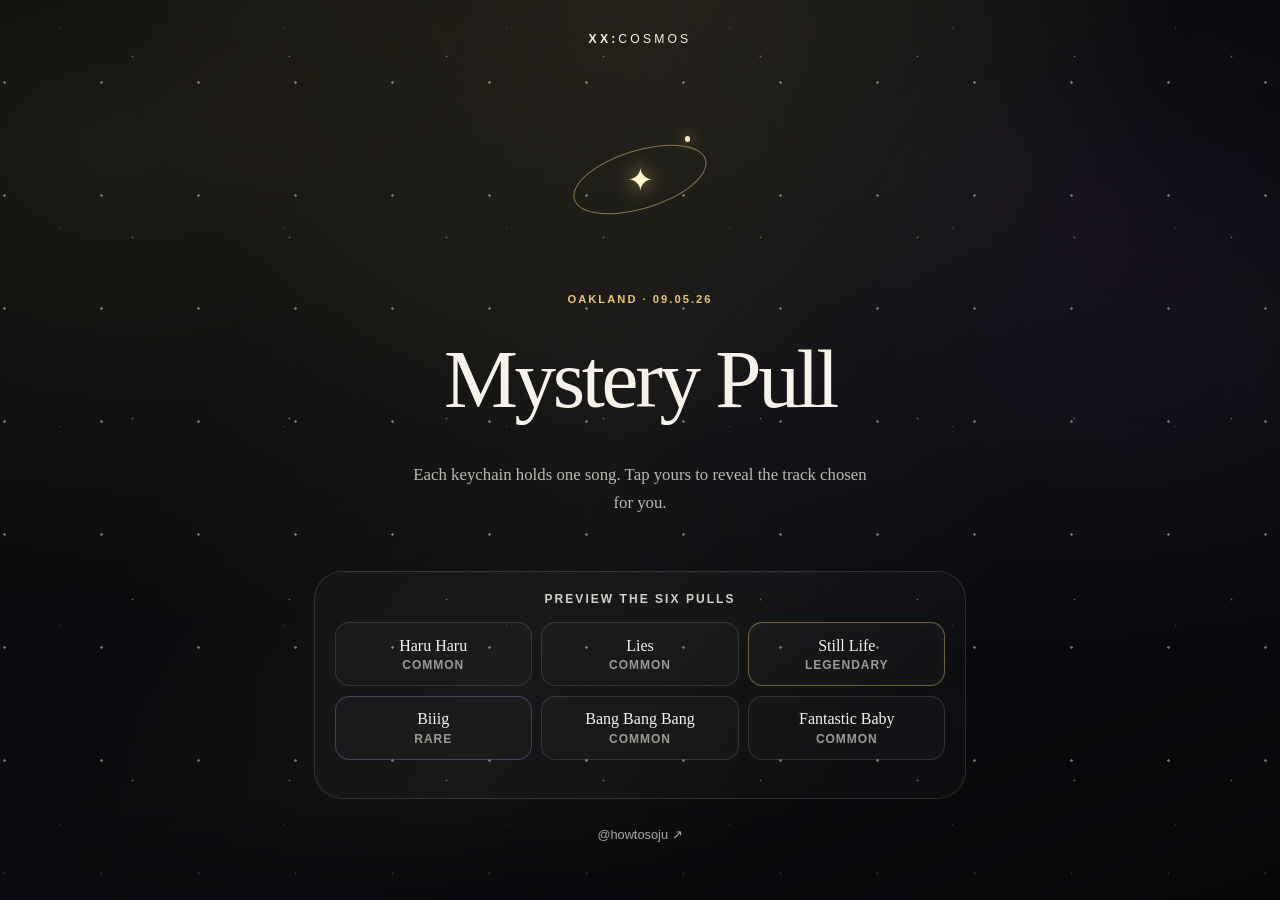
<file: index.html>
<!doctype html>
<html lang="en">
  <head>
    <meta charset="UTF-8">
    <meta name="viewport" content="width=device-width, initial-scale=1">
    <meta name="theme-color" content="#08090b">
    <meta name="description" content="A little XX:COSMOS Tour mystery pull, made from one VIP to another.">
    <title>BIGBANG Mystery Pull · XX:COSMOS Oakland</title>
    <link rel="stylesheet" href="./assets/css/styles.css">
  </head>
  <body class="home-page">
    <div class="ambient" aria-hidden="true"><span></span><span></span><span></span><span></span><span></span><span></span><span></span><span></span><span></span></div>
    <main class="home-shell">
      <p class="tour-mark" aria-label="XX:COSMOS">XX:<span>COSMOS</span></p>
      <div class="home-orbit" aria-hidden="true"><span></span></div>
      <p class="eyebrow">OAKLAND · 09.05.26</p>
      <h1>Mystery Pull</h1>
      <p class="home-intro">Each keychain holds one song. Tap yours to reveal the track chosen for you.</p>
      <section class="route-preview" aria-labelledby="preview-title">
        <h2 id="preview-title">Preview the six pulls</h2>
        <div class="route-grid">
          <a href="./haru-haru/">Haru Haru <small>Common</small></a>
          <a href="./lies/">Lies <small>Common</small></a>
          <a class="legendary-link" href="./still-life/">Still Life <small>Legendary</small></a>
          <a class="rare-link" href="./biiig/">Biiig <small>Rare</small></a>
          <a href="./bang-bang-bang/">Bang Bang Bang <small>Common</small></a>
          <a href="./fantastic-baby/">Fantastic Baby <small>Common</small></a>
        </div>
      </section>
      <a class="home-instagram" href="https://www.instagram.com/howtosoju" target="_blank" rel="noopener noreferrer">@howtosoju <span aria-hidden="true">↗</span></a>
    </main>
  </body>
</html>
</file>
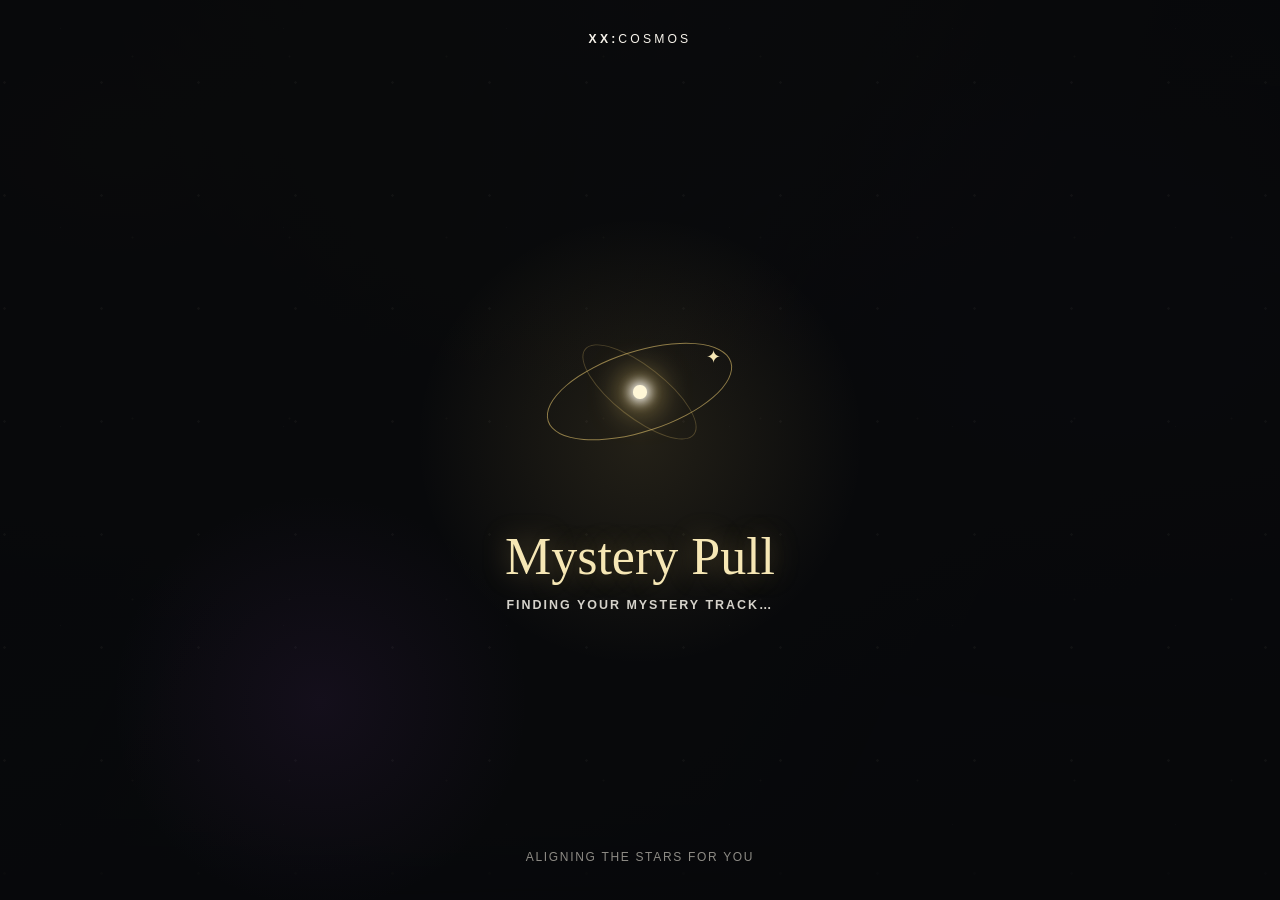
<file: bang-bang-bang/index.html>
<!doctype html>
<html lang="en">
  <head>
    <meta charset="UTF-8"><meta name="viewport" content="width=device-width, initial-scale=1"><meta name="theme-color" content="#08090b">
    <meta name="description" content="Reveal your Bang Bang Bang mystery pull for BIGBANG's XX:COSMOS Tour in Oakland.">
    <title>Bang Bang Bang · BIGBANG Mystery Pull</title><link rel="stylesheet" href="../assets/css/styles.css">
  </head>
  <body data-song="bang-bang-bang"><noscript>Please enable JavaScript to reveal your mystery pull.</noscript><script type="module" src="../assets/js/app.js"></script></body>
</html>
</file>
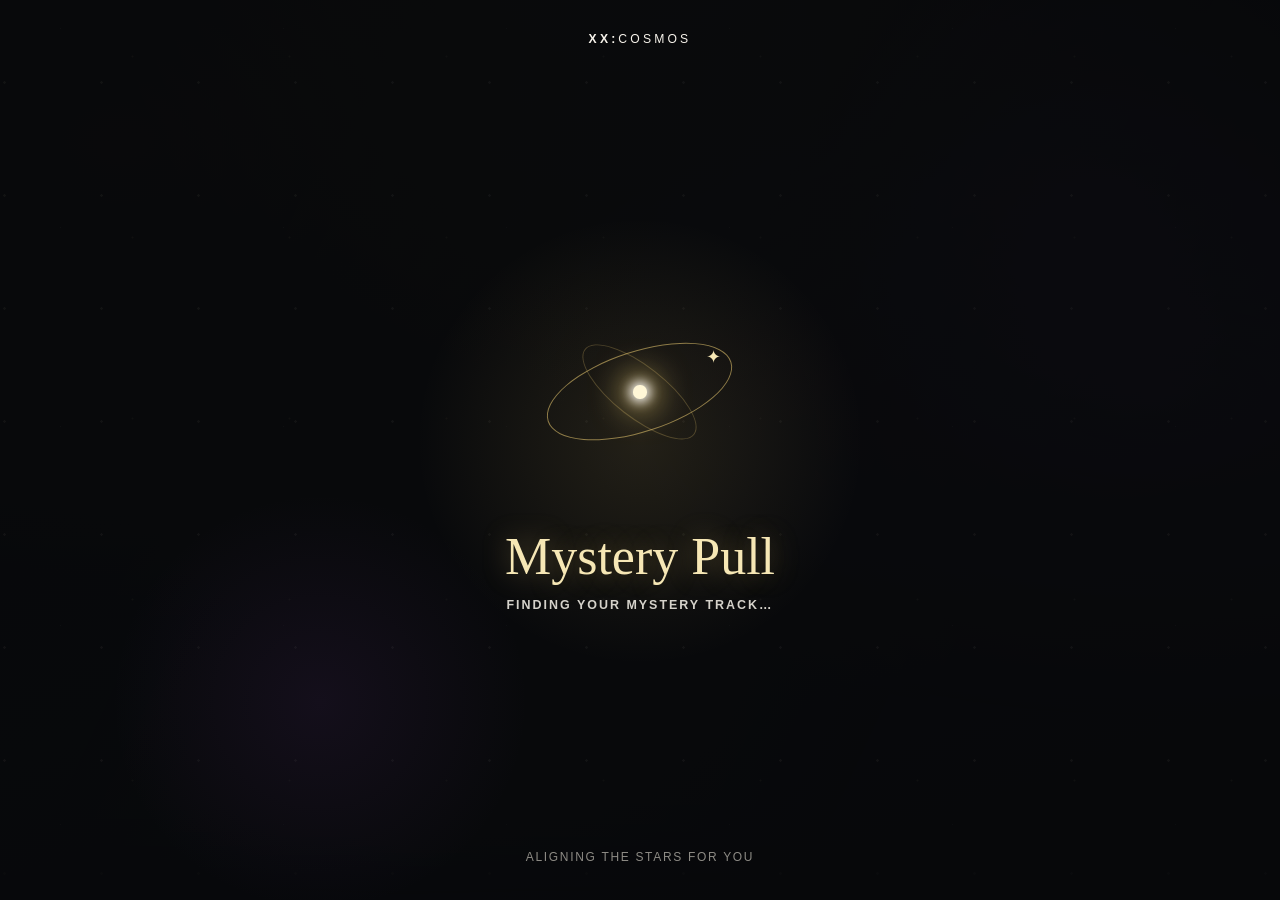
<file: biiig/index.html>
<!doctype html>
<html lang="en">
  <head>
    <meta charset="UTF-8"><meta name="viewport" content="width=device-width, initial-scale=1"><meta name="theme-color" content="#08090b">
    <meta name="description" content="Reveal your Biiig mystery pull for BIGBANG's XX:COSMOS Tour in Oakland.">
    <title>Biiig · BIGBANG Mystery Pull</title><link rel="stylesheet" href="../assets/css/styles.css">
  </head>
  <body data-song="biiig"><noscript>Please enable JavaScript to reveal your mystery pull.</noscript><script type="module" src="../assets/js/app.js"></script></body>
</html>
</file>
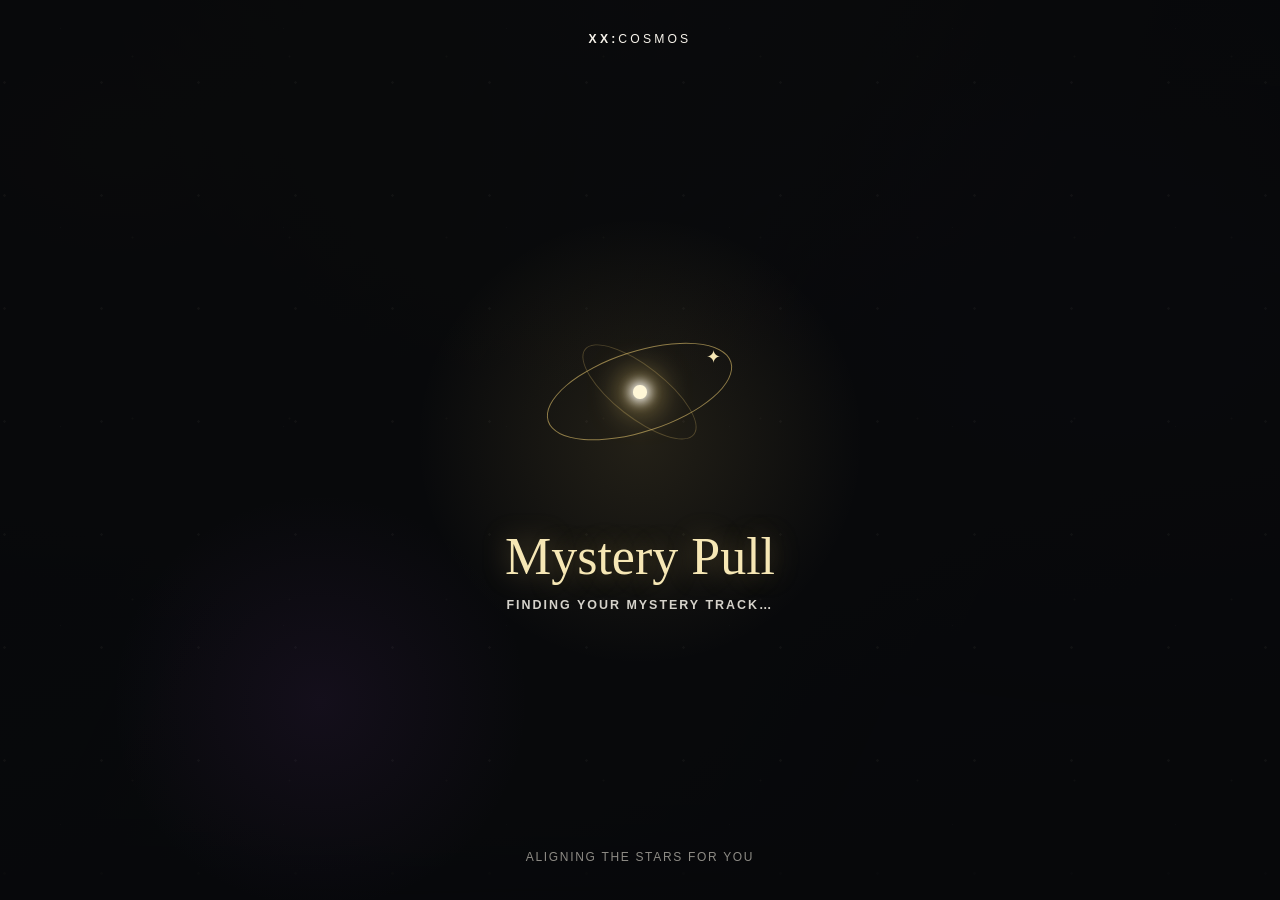
<file: fantastic-baby/index.html>
<!doctype html>
<html lang="en">
  <head>
    <meta charset="UTF-8"><meta name="viewport" content="width=device-width, initial-scale=1"><meta name="theme-color" content="#08090b">
    <meta name="description" content="Reveal your Fantastic Baby mystery pull for BIGBANG's XX:COSMOS Tour in Oakland.">
    <title>Fantastic Baby · BIGBANG Mystery Pull</title><link rel="stylesheet" href="../assets/css/styles.css">
  </head>
  <body data-song="fantastic-baby"><noscript>Please enable JavaScript to reveal your mystery pull.</noscript><script type="module" src="../assets/js/app.js"></script></body>
</html>
</file>
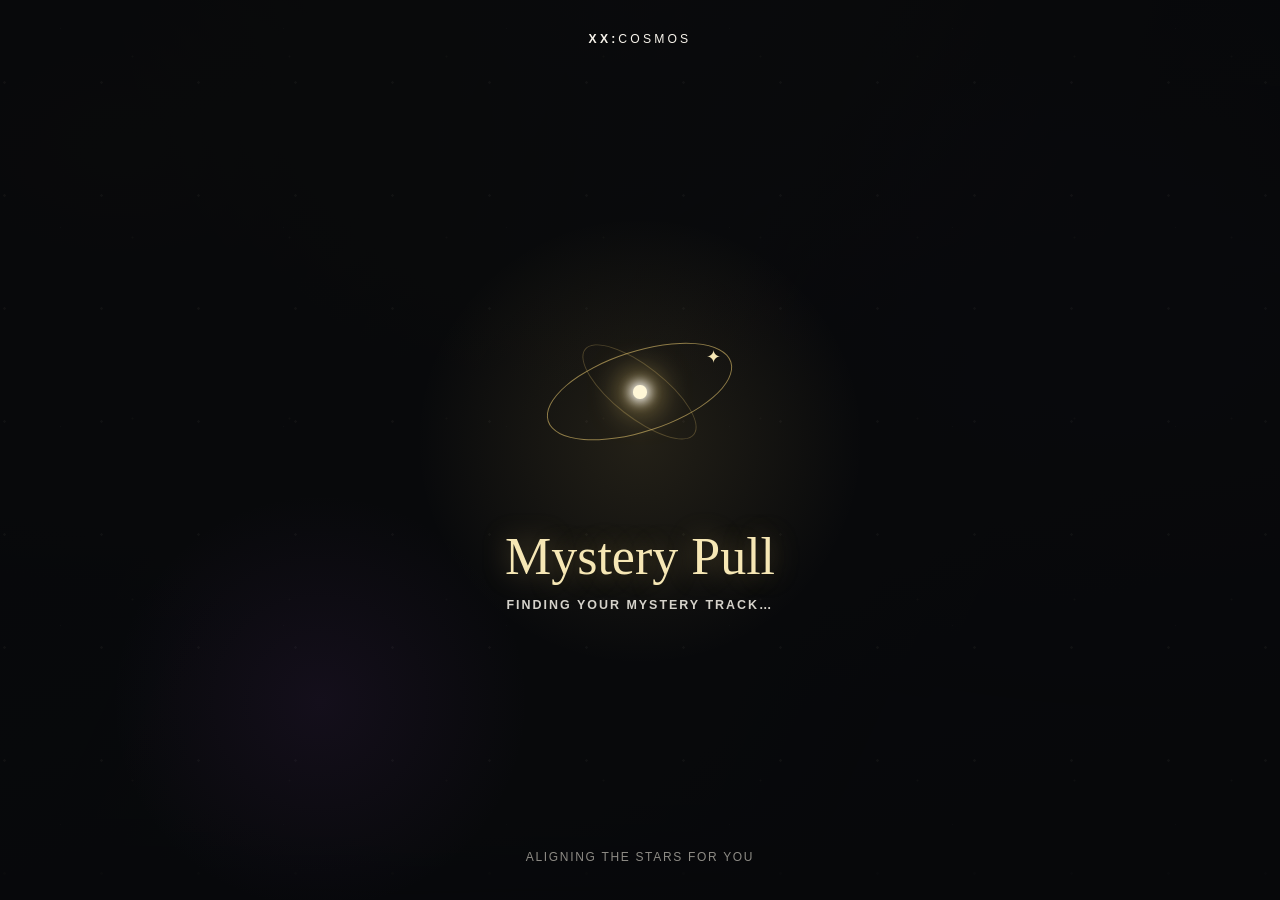
<file: haru-haru/index.html>
<!doctype html>
<html lang="en">
  <head>
    <meta charset="UTF-8"><meta name="viewport" content="width=device-width, initial-scale=1"><meta name="theme-color" content="#08090b">
    <meta name="description" content="Reveal your Haru Haru mystery pull for BIGBANG's XX:COSMOS Tour in Oakland.">
    <title>Haru Haru · BIGBANG Mystery Pull</title><link rel="stylesheet" href="../assets/css/styles.css">
  </head>
  <body data-song="haru-haru"><noscript>Please enable JavaScript to reveal your mystery pull.</noscript><script type="module" src="../assets/js/app.js"></script></body>
</html>
</file>
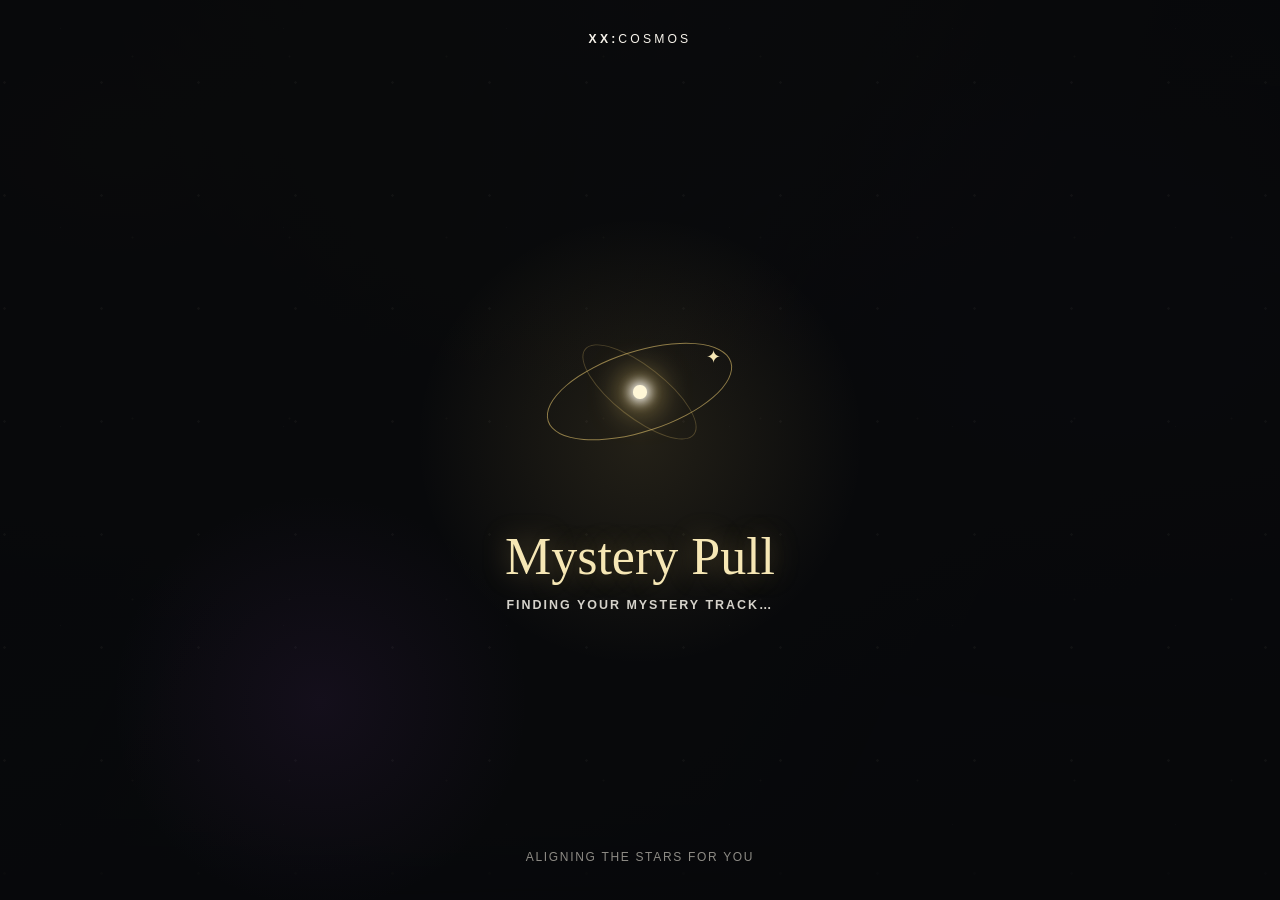
<file: lies/index.html>
<!doctype html>
<html lang="en">
  <head>
    <meta charset="UTF-8"><meta name="viewport" content="width=device-width, initial-scale=1"><meta name="theme-color" content="#08090b">
    <meta name="description" content="Reveal your Lies mystery pull for BIGBANG's XX:COSMOS Tour in Oakland.">
    <title>Lies · BIGBANG Mystery Pull</title><link rel="stylesheet" href="../assets/css/styles.css">
  </head>
  <body data-song="lies"><noscript>Please enable JavaScript to reveal your mystery pull.</noscript><script type="module" src="../assets/js/app.js"></script></body>
</html>
</file>
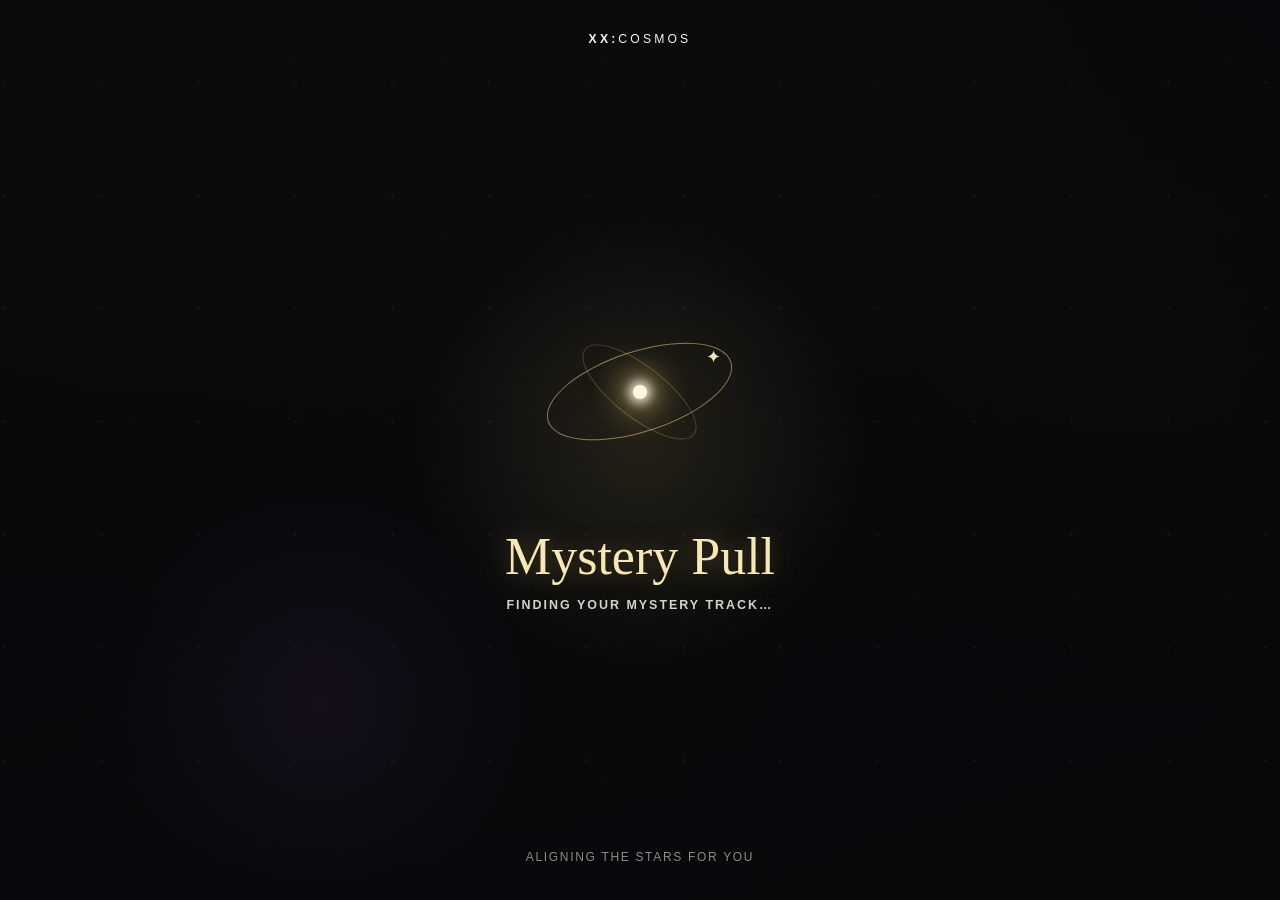
<file: still-life/index.html>
<!doctype html>
<html lang="en">
  <head>
    <meta charset="UTF-8"><meta name="viewport" content="width=device-width, initial-scale=1"><meta name="theme-color" content="#08090b">
    <meta name="description" content="Reveal your Still Life mystery pull for BIGBANG's XX:COSMOS Tour in Oakland.">
    <title>Still Life · BIGBANG Mystery Pull</title><link rel="stylesheet" href="../assets/css/styles.css">
  </head>
  <body data-song="still-life"><noscript>Please enable JavaScript to reveal your mystery pull.</noscript><script type="module" src="../assets/js/app.js"></script></body>
</html>
</file>
<file: assets/css/styles.css>
:root {
  color-scheme: dark;
  --ink: #08090b;
  --paper: #f7f3eb;
  --gold: #e6c66f;
  --gold-pale: #f6e7b5;
  --song-accent: var(--gold);
  --cosmic-haze-primary: rgba(230, 198, 111, 0.1);
  --cosmic-haze-secondary: rgba(91, 53, 127, 0.1);
  --cosmic-sparkle: #f6e7b5;
  --star-opacity: 0.48;
  --line: rgba(255, 255, 255, 0.12);
  --radius-lg: 1.75rem;
  --radius-md: 1.05rem;
  font-family: Inter, ui-sans-serif, -apple-system, BlinkMacSystemFont, "Segoe UI", sans-serif;
  background: var(--ink);
}

* { box-sizing: border-box; }
html { min-width: 320px; background: var(--ink); scroll-behavior: smooth; }

body {
  margin: 0;
  min-width: 320px;
  min-height: 100vh;
  min-height: 100svh;
  color: var(--paper);
  background:
    radial-gradient(circle at 50% -10%, var(--cosmic-haze-primary), transparent 34rem),
    radial-gradient(circle at 86% 24%, var(--cosmic-haze-secondary), transparent 18rem),
    linear-gradient(160deg, #08090b 0%, #0c0d10 56%, #07080a 100%);
  overflow-x: hidden;
}

body[data-rarity="rare"] {
  --cosmic-haze-primary: rgba(230, 198, 111, 0.09);
  --cosmic-haze-secondary: rgba(142, 86, 190, 0.18);
  --cosmic-sparkle: #ddc3ff;
  --star-opacity: 0.56;
}

body[data-rarity="legendary"] {
  --cosmic-haze-primary: rgba(244, 202, 97, 0.17);
  --cosmic-haze-secondary: rgba(167, 114, 26, 0.12);
  --cosmic-sparkle: #fff0b6;
  --star-opacity: 0.64;
}

button, a { -webkit-tap-highlight-color: transparent; }
button { font: inherit; }
a { color: inherit; }
[hidden] { display: none !important; }

.sr-only {
  position: absolute;
  width: 1px;
  height: 1px;
  padding: 0;
  margin: -1px;
  overflow: hidden;
  clip: rect(0, 0, 0, 0);
  white-space: nowrap;
  border: 0;
}

.ambient {
  position: fixed;
  inset: 0;
  z-index: 0;
  overflow: hidden;
  pointer-events: none;
  contain: strict;
  mask-image: linear-gradient(to bottom, #000 0%, #000 88%, transparent 100%);
}

.ambient::before,
.ambient::after {
  content: "";
  position: absolute;
  inset: -12%;
  pointer-events: none;
  will-change: transform, opacity;
}

.ambient::before {
  background-image:
    radial-gradient(circle, rgba(255, 249, 226, 0.92) 0 1px, transparent 1.5px),
    radial-gradient(circle, rgba(246, 231, 181, 0.74) 0 0.75px, transparent 1.2px),
    radial-gradient(circle, rgba(255, 255, 255, 0.55) 0 0.55px, transparent 1px);
  background-position: 13px 21px, 51px 74px, 103px 37px;
  background-size: 97px 113px, 157px 181px, 223px 199px;
  opacity: var(--star-opacity);
  animation: starfield-drift 72s linear infinite, starfield-pulse 11s ease-in-out infinite;
}

.ambient::after {
  inset: -28%;
  background:
    radial-gradient(ellipse at 24% 28%, var(--cosmic-haze-primary), transparent 34%),
    radial-gradient(ellipse at 76% 46%, var(--cosmic-haze-secondary), transparent 31%),
    linear-gradient(115deg, transparent 32%, rgba(246, 231, 181, 0.045) 49%, transparent 66%);
  opacity: 0.86;
  animation: cosmic-haze 24s ease-in-out infinite alternate;
}

.ambient span {
  position: absolute;
  width: var(--spark-size, 0.24rem);
  aspect-ratio: 1;
  border-radius: 45%;
  background: var(--cosmic-sparkle);
  box-shadow: 0 0 0.7rem 0.16rem color-mix(in srgb, var(--cosmic-sparkle) 66%, transparent);
  opacity: 0;
  transform: rotate(45deg);
  will-change: transform, opacity;
  animation: sparkle-drift var(--spark-duration, 9s) ease-in-out var(--spark-delay, 0s) infinite;
}

.ambient span:nth-child(1) { top: 10%; left: 13%; --spark-size: 0.2rem; --spark-duration: 9.5s; --spark-delay: -2s; }
.ambient span:nth-child(2) { top: 22%; right: 9%; --spark-size: 0.3rem; --spark-duration: 12s; --spark-delay: -7s; }
.ambient span:nth-child(3) { top: 38%; left: 7%; --spark-size: 0.18rem; --spark-duration: 10.5s; --spark-delay: -4s; }
.ambient span:nth-child(4) { top: 51%; right: 13%; --spark-size: 0.22rem; --spark-duration: 13s; --spark-delay: -9s; }
.ambient span:nth-child(5) { top: 67%; left: 16%; --spark-size: 0.28rem; --spark-duration: 11s; --spark-delay: -5.5s; }
.ambient span:nth-child(6) { top: 82%; right: 8%; --spark-size: 0.17rem; --spark-duration: 12.5s; --spark-delay: -1s; }
.ambient span:nth-child(7) { top: 31%; left: 28%; --spark-size: 0.16rem; --spark-duration: 14s; --spark-delay: -8s; }
.ambient span:nth-child(8) { top: 59%; right: 27%; --spark-size: 0.34rem; --spark-duration: 13.5s; --spark-delay: -3s; }
.ambient span:nth-child(9) { top: 74%; left: 39%; --spark-size: 0.21rem; --spark-duration: 10s; --spark-delay: -6s; }

[data-rarity="common"] .ambient span:nth-child(n+7) { display: none; }
[data-rarity="rare"] .ambient span:nth-child(9) { display: none; }
[data-rarity="rare"] .ambient span:nth-child(even) { background: #cba2f4; }
[data-rarity="legendary"] .ambient span:nth-child(8),
[data-rarity="legendary"] .ambient span:nth-child(9) { box-shadow: 0 0 1rem 0.26rem rgba(244, 202, 97, 0.72); }

.tour-mark {
  margin: 0;
  font-size: 0.76rem;
  font-weight: 600;
  letter-spacing: 0.26em;
  text-align: center;
  text-transform: uppercase;
}

.tour-mark span { font-weight: 400; }

.loading-screen {
  position: fixed;
  inset: 0;
  z-index: 20;
  display: grid;
  align-content: center;
  justify-items: center;
  min-height: 100svh;
  padding: 2rem;
  text-align: center;
  background:
    radial-gradient(circle at 50% 49%, rgba(230, 198, 111, 0.12), transparent 14rem),
    radial-gradient(circle at 25% 78%, rgba(106, 56, 143, 0.12), transparent 13rem),
    rgba(8, 9, 11, 0.92);
  transition: opacity 700ms ease, visibility 700ms ease;
}

.loading-screen.is-leaving { opacity: 0; visibility: hidden; }
.loading-screen .tour-mark { position: absolute; top: max(2rem, env(safe-area-inset-top)); }
.loading-copy { margin-top: 2rem; }

.loading-kicker {
  margin: 0 0 0.8rem;
  color: var(--gold-pale);
  font-family: Georgia, "Times New Roman", serif;
  font-size: clamp(1.9rem, 9vw, 3.25rem);
  font-weight: 400;
  line-height: 1.1;
  text-shadow: 0 0 1.75rem rgba(230, 198, 111, 0.36);
}

.loading-status {
  margin: 0;
  color: #d5d2ca;
  font-size: 0.78rem;
  font-weight: 600;
  letter-spacing: 0.16em;
  text-transform: uppercase;
}

.orbit-loader {
  position: relative;
  width: min(56vw, 13rem);
  aspect-ratio: 1;
  display: grid;
  place-items: center;
}

.orbit-loader::before,
.orbit-loader::after {
  content: "";
  position: absolute;
  width: 92%;
  height: 38%;
  border: 1px solid rgba(230, 198, 111, 0.58);
  border-radius: 50%;
  transform: rotate(-18deg);
  animation: orbit-breathe 2.2s ease-in-out infinite;
}

.orbit-loader::after {
  width: 66%;
  height: 24%;
  opacity: 0.45;
  transform: rotate(38deg);
  animation-delay: -0.8s;
}

.orbit-core {
  width: 0.82rem;
  aspect-ratio: 1;
  border-radius: 50%;
  background: #fff7d7;
  box-shadow: 0 0 0.7rem 0.2rem #fff, 0 0 2rem 0.65rem rgba(230, 198, 111, 0.75);
  animation: core-pulse 1.6s ease-in-out infinite;
}

.orbit-star {
  position: absolute;
  top: 28%;
  right: 11%;
  color: var(--gold-pale);
  font-size: 1.15rem;
  animation: twinkle 1.5s ease-in-out infinite;
}

.loading-foot {
  position: absolute;
  bottom: max(2.25rem, env(safe-area-inset-bottom));
  margin: 0;
  color: #8d8b85;
  font-size: 0.75rem;
  letter-spacing: 0.14em;
  text-transform: uppercase;
}

.reveal-shell {
  position: relative;
  z-index: 1;
  width: min(100%, 56rem);
  margin: 0 auto;
  padding: max(1.6rem, env(safe-area-inset-top)) 1rem max(2.5rem, env(safe-area-inset-bottom));
}

.reveal-header {
  display: flex;
  align-items: center;
  justify-content: center;
  min-height: 2rem;
  margin-bottom: 1.75rem;
}

.reveal-card { position: relative; display: grid; gap: 1.25rem; }
.intro-block { text-align: center; }

.pulled-label {
  margin: 0 0 0.85rem;
  color: var(--gold-pale);
  font-family: Georgia, "Times New Roman", serif;
  font-size: clamp(1.2rem, 5vw, 1.6rem);
  font-weight: 400;
  letter-spacing: 0.1em;
  text-transform: uppercase;
  text-shadow: 0 0 1.2rem rgba(230, 198, 111, 0.44);
}

.rarity-badge {
  display: inline-flex;
  align-items: center;
  min-height: 2rem;
  margin-bottom: 1rem;
  padding: 0.42rem 0.9rem;
  border: 1px solid rgba(246, 231, 181, 0.32);
  border-radius: 999px;
  color: #f9f3df;
  background: rgba(255, 255, 255, 0.055);
  box-shadow: inset 0 0 1rem rgba(230, 198, 111, 0.05);
  font-size: 0.75rem;
  font-weight: 700;
  letter-spacing: 0.12em;
}

.rarity-badge::before,
.rarity-badge::after {
  color: var(--song-accent);
  font-size: 0.78rem;
}

.rarity-badge::before { content: "✦"; margin-right: 0.45rem; }
.rarity-badge::after { content: "✦"; margin-left: 0.45rem; }
[data-rarity="legendary"] .rarity-badge::before { content: "♛"; }

[data-rarity="rare"] .rarity-badge {
  border-color: rgba(202, 158, 255, 0.52);
  background: linear-gradient(135deg, rgba(106, 68, 145, 0.92), rgba(151, 102, 194, 0.72));
  box-shadow: 0 0 1.7rem rgba(151, 102, 194, 0.34);
}

[data-rarity="legendary"] .rarity-badge {
  border-color: rgba(255, 223, 134, 0.68);
  color: #fff8db;
  background: linear-gradient(135deg, rgba(111, 78, 20, 0.76), rgba(190, 137, 37, 0.45));
  box-shadow: 0 0 2rem rgba(231, 185, 65, 0.36), inset 0 0 1rem rgba(255, 240, 176, 0.12);
}

.song-title {
  max-width: 22rem;
  margin: 0 auto;
  color: #fffdfa;
  font-family: Georgia, "Times New Roman", serif;
  font-size: clamp(2.7rem, 13vw, 5.2rem);
  font-style: italic;
  font-weight: 400;
  line-height: 0.98;
  letter-spacing: -0.05em;
  text-wrap: balance;
}

.artist {
  margin: 0.7rem 0 0;
  color: #dcdad5;
  font-size: 0.75rem;
  font-weight: 700;
  letter-spacing: 0.2em;
}

.artwork-wrap {
  position: relative;
  width: 100%;
  max-width: 33rem;
  margin: 0 auto;
  isolation: isolate;
}

.artwork-wrap::before {
  content: "";
  position: absolute;
  z-index: -1;
  inset: 8%;
  border-radius: 2rem;
  background: var(--song-accent);
  opacity: 0.13;
  filter: blur(2.2rem);
}

[data-rarity="rare"] .artwork-wrap::before { opacity: 0.24; }
[data-rarity="legendary"] .artwork-wrap::before { opacity: 0.32; filter: blur(2.6rem); }

.artwork-frame {
  position: relative;
  overflow: hidden;
  aspect-ratio: 1;
  padding: 0.42rem;
  border: 1px solid color-mix(in srgb, var(--song-accent) 54%, transparent);
  border-radius: var(--radius-lg);
  background: linear-gradient(145deg, rgba(255, 255, 255, 0.12), rgba(255, 255, 255, 0.025));
  box-shadow: 0 1.25rem 4rem rgba(0, 0, 0, 0.52);
}

.artwork-frame img {
  display: block;
  width: 100%;
  height: 100%;
  object-fit: cover;
  object-position: center;
  border-radius: calc(var(--radius-lg) - 0.42rem);
}

.burst { position: absolute; inset: -0.7rem; z-index: 2; pointer-events: none; }
.burst span { position: absolute; color: var(--gold-pale); opacity: 0; }
.burst span:nth-child(1) { top: -0.25rem; left: 14%; font-size: 1.4rem; }
.burst span:nth-child(2) { top: 8%; right: -0.15rem; font-size: 0.8rem; }
.burst span:nth-child(3) { top: 44%; left: -0.2rem; font-size: 0.9rem; }
.burst span:nth-child(4) { right: 1%; bottom: 12%; font-size: 1.35rem; }
.burst span:nth-child(5) { bottom: -0.2rem; left: 28%; font-size: 0.72rem; }
.burst span:nth-child(6) { top: 24%; right: 12%; font-size: 0.58rem; }

.button-stack { display: grid; gap: 0.75rem; }

.button {
  display: inline-flex;
  align-items: center;
  justify-content: center;
  gap: 0.7rem;
  width: 100%;
  min-height: 3.4rem;
  padding: 0.8rem 1.1rem;
  border: 1px solid transparent;
  border-radius: var(--radius-md);
  font-size: 0.88rem;
  font-weight: 750;
  letter-spacing: 0.04em;
  text-decoration: none;
  cursor: pointer;
  transition: transform 180ms ease, filter 180ms ease, border-color 180ms ease;
}

.button:active { transform: scale(0.985); }
.button:focus-visible { outline: 3px solid #fff; outline-offset: 3px; }
.button svg { width: 1.18rem; height: 1.18rem; flex: 0 0 auto; }
.button-spotify { color: #07170d; background: #55d87a; box-shadow: 0 0.8rem 2.25rem rgba(70, 215, 114, 0.13); }
.button-youtube { color: #f5f2eb; border-color: rgba(230, 198, 111, 0.32); background: rgba(255, 255, 255, 0.035); }

.keepsake,
.replay-card,
.social-card {
  position: relative;
  overflow: hidden;
  padding: 1.6rem 1.25rem;
  border: 1px solid var(--line);
  border-radius: var(--radius-lg);
  background: linear-gradient(145deg, rgba(255, 255, 255, 0.055), rgba(255, 255, 255, 0.018));
  box-shadow: 0 1rem 3rem rgba(0, 0, 0, 0.22);
  text-align: center;
}

.keepsake::before {
  content: "";
  position: absolute;
  inset: 0 auto 0 0;
  width: 2px;
  background: linear-gradient(transparent, var(--song-accent), transparent);
  opacity: 0.78;
}

.section-kicker {
  margin: 0 0 0.65rem;
  color: var(--gold);
  font-size: 0.75rem;
  font-weight: 700;
  letter-spacing: 0.18em;
  text-transform: uppercase;
}

.keepsake h2,
.replay-card h2,
.social-card h2 {
  margin: 0;
  color: #fffdf7;
  font-family: Georgia, "Times New Roman", serif;
  font-size: 1.4rem;
  font-weight: 400;
  letter-spacing: 0.03em;
}

.event-date { margin: 0.35rem 0 1.2rem; color: #bbb8b0; font-size: 0.82rem; letter-spacing: 0.08em; text-transform: uppercase; }
.thank-you { max-width: 30rem; margin: 0 auto; color: #d3d0c8; font-family: Georgia, "Times New Roman", serif; font-size: 1rem; line-height: 1.65; }
.replay-card p,
.social-card p { margin: 0.7rem 0 1.2rem; color: #bdbab4; font-size: 0.9rem; line-height: 1.55; }

.button-replay {
  color: #fff;
  border-color: color-mix(in srgb, var(--song-accent) 50%, rgba(255, 255, 255, 0.2));
  background: color-mix(in srgb, var(--song-accent) 24%, rgba(255, 255, 255, 0.04));
}

.social-actions { display: grid; gap: 0.75rem; margin-top: 1.2rem; }
.button-share { color: #f7f3ea; border-color: rgba(230, 198, 111, 0.36); background: transparent; }
.button-instagram { color: #1b1012; background: linear-gradient(135deg, #f3b4a9, #e899a9); }
.button-discord { color: #f7f6ff; border-color: rgba(175, 181, 238, 0.34); background: linear-gradient(135deg, #666ca9, #50578e); box-shadow: 0 0.8rem 2rem rgba(83, 90, 153, 0.14); }
.share-status { min-height: 1.25rem; margin: 0.7rem 0 0 !important; color: var(--gold-pale) !important; font-size: 0.78rem !important; }
.footer-note { margin: 1.5rem 0 0; color: #77756f; font-family: Georgia, "Times New Roman", serif; font-size: 0.82rem; font-style: italic; text-align: center; }

.is-revealing .pulled-label,
.is-revealing .rarity-badge,
.is-revealing .song-title,
.is-revealing .artist,
.is-revealing .artwork-wrap,
.is-revealing .button-stack,
.is-revealing .keepsake,
.is-revealing .replay-card,
.is-revealing .social-card,
.is-revealing .footer-note {
  opacity: 0;
  transform: translateY(0.8rem);
  animation: reveal-up 700ms cubic-bezier(0.22, 1, 0.36, 1) forwards;
}

.is-revealing .rarity-badge { animation-delay: 130ms; }
.is-revealing .song-title { animation-delay: 220ms; }
.is-revealing .artist { animation-delay: 290ms; }
.is-revealing .artwork-wrap { animation-delay: 360ms; }
.is-revealing .button-stack { animation-delay: 450ms; }
.is-revealing .keepsake { animation-delay: 520ms; }
.is-revealing .replay-card { animation-delay: 580ms; }
.is-revealing .social-card { animation-delay: 640ms; }
.is-revealing .footer-note { animation-delay: 690ms; }
.is-revealing .burst span { animation: burst 900ms 430ms cubic-bezier(0.22, 1, 0.36, 1) forwards; }
[data-rarity="common"] .is-revealing .burst span:nth-child(n+5) { display: none; }
[data-rarity="legendary"] .is-revealing .artwork-wrap { animation-name: reveal-up, legendary-glow; animation-duration: 700ms, 3.2s; animation-delay: 360ms, 1.1s; animation-iteration-count: 1, infinite; }

.home-shell {
  position: relative;
  z-index: 1;
  display: grid;
  justify-items: center;
  width: min(100%, 43rem);
  min-height: 100svh;
  margin: 0 auto;
  padding: max(2rem, env(safe-area-inset-top)) 1.1rem max(2.5rem, env(safe-area-inset-bottom));
  text-align: center;
}

.home-orbit { position: relative; display: grid; place-items: center; width: 8.5rem; aspect-ratio: 1; margin: 3rem 0 1.7rem; }
.home-orbit::before { content: ""; position: absolute; width: 100%; height: 42%; border: 1px solid rgba(230, 198, 111, 0.52); border-radius: 50%; transform: rotate(-17deg); }
.home-orbit::after { content: "✦"; color: #fff4c9; font-size: 2rem; text-shadow: 0 0 1.2rem var(--gold); }
.home-orbit span { position: absolute; top: 18%; right: 13%; width: 0.32rem; aspect-ratio: 1; border-radius: 50%; background: var(--gold-pale); box-shadow: 0 0 0.8rem var(--gold); }
.home-page .eyebrow { margin: 0; color: var(--gold); font-size: 0.7rem; font-weight: 700; letter-spacing: 0.18em; }
.home-page h1 { margin: 0.5rem 0 0; font-family: Georgia, "Times New Roman", serif; font-size: clamp(2.8rem, 14vw, 5.2rem); font-weight: 400; letter-spacing: -0.04em; }
.home-intro { max-width: 29rem; margin: 1rem 0 2.3rem; color: #bcb9b1; font-family: Georgia, "Times New Roman", serif; font-size: 1.05rem; line-height: 1.65; }
.route-preview { width: 100%; padding: 1.25rem; border: 1px solid var(--line); border-radius: var(--radius-lg); background: rgba(255,255,255,0.025); }
.route-preview h2 { margin: 0 0 1rem; color: #d4d0c6; font-size: 0.75rem; letter-spacing: 0.17em; text-transform: uppercase; }
.route-grid { display: grid; grid-template-columns: 1fr 1fr; gap: 0.6rem; }
.route-grid a { display: grid; align-content: center; min-height: 4rem; padding: 0.7rem; border: 1px solid var(--line); border-radius: 0.9rem; background: rgba(255,255,255,0.02); font-family: Georgia, "Times New Roman", serif; text-decoration: none; }
.route-grid small { margin-top: 0.22rem; color: #9d9a92; font-family: Inter, ui-sans-serif, sans-serif; font-size: 0.75rem; font-weight: 700; letter-spacing: 0.08em; text-transform: uppercase; }
.route-grid .rare-link { border-color: rgba(156,114,207,0.36); }
.route-grid .legendary-link { border-color: rgba(230,198,111,0.42); box-shadow: inset 0 0 1rem rgba(230,198,111,0.04); }
.home-instagram { margin-top: 1.75rem; color: #aaa79f; font-size: 0.8rem; text-decoration: none; }

@keyframes twinkle { 0%, 100% { opacity: 0.3; transform: scale(0.75); } 50% { opacity: 1; transform: scale(1.25); } }
@keyframes starfield-drift { from { transform: translate3d(-1.5%, -1%, 0); } to { transform: translate3d(2%, 1.5%, 0); } }
@keyframes starfield-pulse { 0%, 100% { opacity: 0.34; } 50% { opacity: var(--star-opacity); } }
@keyframes cosmic-haze { 0% { transform: translate3d(-2%, -1%, 0) scale(0.98); } 100% { transform: translate3d(2.5%, 1.5%, 0) scale(1.04); } }
@keyframes sparkle-drift { 0% { opacity: 0.1; transform: translate3d(0, 0.65rem, 0) rotate(38deg) scale(0.7); } 48% { opacity: 0.82; } 58% { opacity: 0.38; } 72% { opacity: 0.7; } 100% { opacity: 0.1; transform: translate3d(0.5rem, -1.2rem, 0) rotate(52deg) scale(1); } }
@keyframes orbit-breathe { 0%, 100% { opacity: 0.28; transform: rotate(-18deg) scale(0.94); } 50% { opacity: 0.9; transform: rotate(-18deg) scale(1.03); } }
@keyframes core-pulse { 0%, 100% { transform: scale(0.75); opacity: 0.7; } 50% { transform: scale(1.15); opacity: 1; } }
@keyframes reveal-up { to { opacity: 1; transform: translateY(0); } }
@keyframes burst { 0% { opacity: 0; transform: scale(0.1) rotate(-20deg); } 35% { opacity: 1; } 100% { opacity: 0.65; transform: scale(1) rotate(8deg); } }
@keyframes legendary-glow { 0%, 100% { filter: drop-shadow(0 0 0.2rem rgba(244,202,97,0.08)); } 50% { filter: drop-shadow(0 0 1rem rgba(244,202,97,0.3)); } }

@media (hover: hover) {
  .button:hover { transform: translateY(-2px); filter: brightness(1.06); }
  .route-grid a:hover { border-color: rgba(230, 198, 111, 0.5); background: rgba(255,255,255,0.045); }
  .home-instagram:hover { color: var(--gold-pale); }
}

@media (min-width: 46rem) {
  .reveal-shell { padding-top: 2.2rem; }
  .reveal-card { grid-template-columns: minmax(0, 1.08fr) minmax(17rem, 0.92fr); align-items: start; gap: 1.4rem; }
  .intro-block { grid-column: 1 / -1; margin-bottom: 0.35rem; }
  .artwork-wrap { grid-column: 1; grid-row: 2 / span 2; }
  .button-stack { grid-column: 2; grid-row: 2; align-self: end; }
  .keepsake { grid-column: 2; grid-row: 3; }
  .replay-card { grid-column: 1; }
  .social-card { grid-column: 2; }
  .footer-note { grid-column: 1 / -1; }
  .song-title { max-width: none; }
}

@media (min-width: 35rem) {
  .social-actions { grid-template-columns: 1fr 1fr; }
  .route-grid { grid-template-columns: repeat(3, 1fr); }
}

@media (min-width: 23rem) {
  .social-actions { grid-template-columns: 1fr 1fr; }
  .button-share { grid-column: 1 / -1; }
}

@media (prefers-reduced-motion: reduce) {
  html { scroll-behavior: auto; }
  *, *::before, *::after { animation-duration: 1ms !important; animation-delay: 0ms !important; animation-iteration-count: 1 !important; transition-duration: 1ms !important; }
  .ambient::before,
  .ambient::after,
  .ambient span { animation: none !important; }
  .ambient::before { opacity: 0.42; }
  .ambient::after { opacity: 0.62; }
  .ambient span { opacity: 0.34; transform: rotate(45deg); }
}
</file>
